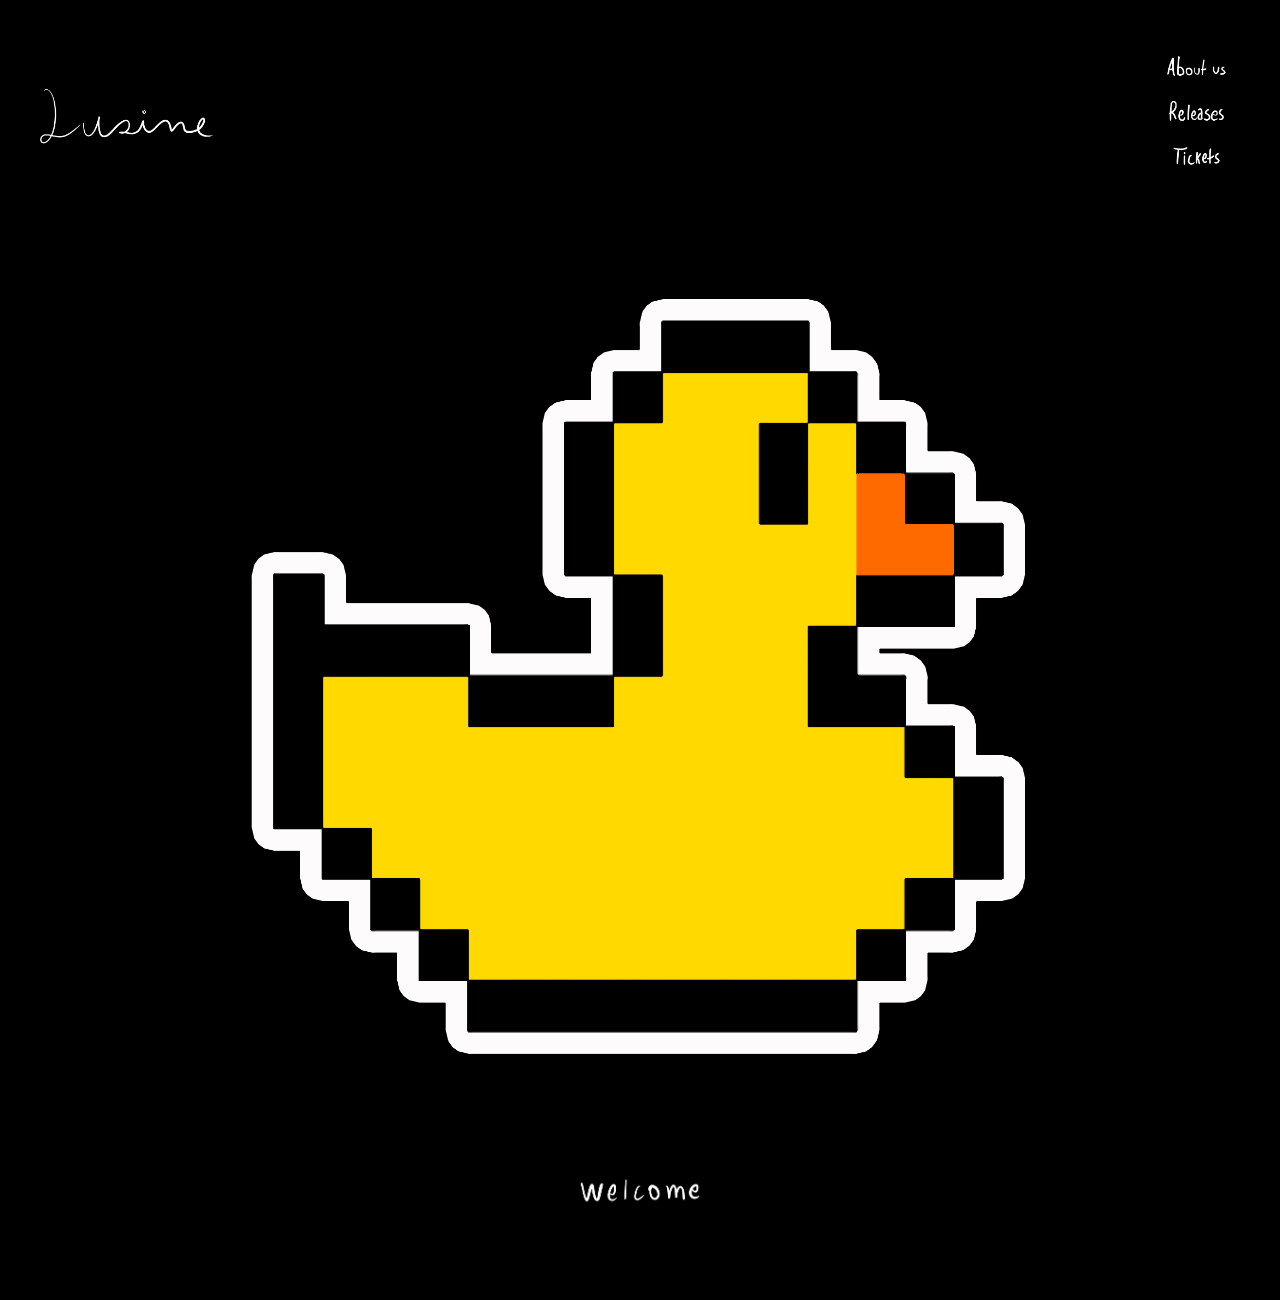
<file: index.html>
<!DOCTYPE html>
<html lang="pt-br">

<head>
    <meta charset="UTF-8">
    <meta name="viewport" content="width=device-width, initial-scale=1.0">
    <link rel="stylesheet" href="https://cdnjs.cloudflare.com/ajax/libs/font-awesome/6.0.0/css/all.min.css">
    <link rel="preconnect" href="https://fonts.googleapis.com">
    <link rel="preconnect" href="https://fonts.googleapis.com">
    <link rel="preconnect" href="https://fonts.gstatic.com" crossorigin>
    <link rel="icon" href="assets/pato_pixel.png" type="image/png">
    <link href="https://fonts.googleapis.com/css2?family=Montserrat:wght@300;400;500&family=Open+Sans:wght@300;400;500&display=swap" rel="stylesheet">
    <link rel="stylesheet" href="styles.css">
    
    <title>l'usine musiq</title>
</head>

<body>
    <div class="container">
        <header>
            <!-- Adicione seu logo aqui -->
            <img src="assets/lusine_logo1.png" alt="Your Music Label Logo" class="logo">

            <nav>
                <ul>
                    <li><a href="about.html"><img src="assets/about_us.png" alt="about us button" class="navbar"></a></li>
                    <li><a href="releases.html"><img src="assets/releases.png" alt="about us button" class="navbar"></a></li>
                    <li><a href="tickets.html"><img src="assets/tickets.png" alt="about us button" class="navbar"></a></li>
                </ul>
            </nav>
        </header>
        <div class="content">
            <!-- Substitua o texto por uma imagem -->
            <img src="assets/pato_pixel.png" alt="Descrição da Imagem" class="responsive-image">
        </div>
        
            <div class="container justify">
                <img src="assets/welcome.png" alt="" class="welcome" >
            </div>
        
            
        
        
    </div>

    
</body>

</html>
</file>
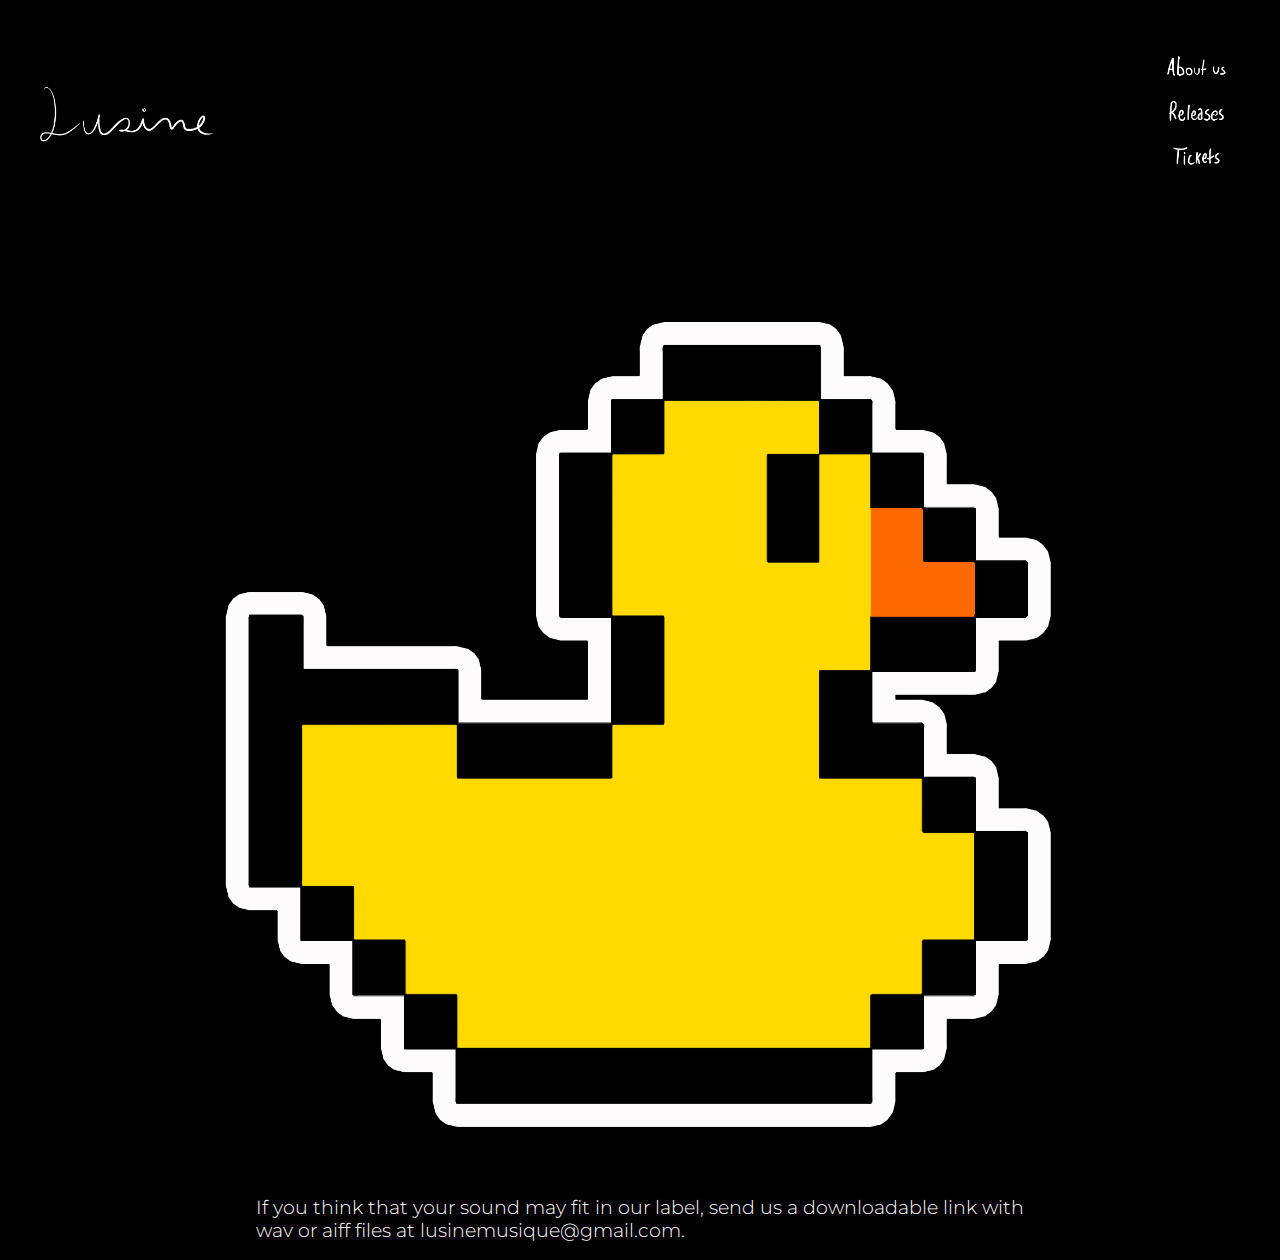
<file: demos.html>
<!DOCTYPE html>
<html lang="pt-br">

<head>
    <meta charset="UTF-8">
    <meta name="viewport" content="width=device-width, initial-scale=1.0">
    <link rel="stylesheet" href="https://cdnjs.cloudflare.com/ajax/libs/font-awesome/6.0.0/css/all.min.css">
    <link rel="preconnect" href="https://fonts.googleapis.com">
    <link rel="preconnect" href="https://fonts.gstatic.com" crossorigin>
    <link rel="icon" href="assets/pato_pixel.png" type="image/png">
    <link href="https://fonts.googleapis.com/css2?family=Montserrat:wght@300;400;500&family=Open+Sans:wght@300;400;500&display=swap" rel="stylesheet">
    <link rel="stylesheet" href="styles.css">
    
    <title>demos - LM</title>
</head>

<body>
    <div class="container">
        <header>
            <!-- Adicione seu logo aqui -->
            <a href="index.html"><img src="assets/lusine_logo1.png" alt="Your Music Label Logo" class="logo"></a>

            <nav>
                <ul>
                    <li><a href="about.html"><img src="assets/about_us.png" alt="about us button" class="navbar"></a></li>
                    <li><a href="releases.html"><img src="assets/releases.png" alt="about us button" class="navbar"></a></li>
                    <li><a href="tickets.html"><img src="assets/tickets.png" alt="about us button" class="navbar"></a></li>
                </ul>
            </nav>
        </header>
    </div>
    <div class="content">
        <!-- Substitua o texto por uma imagem -->
        <img src="assets/pato_pixel.png" alt="Descrição da Imagem" class="responsive-image">
    </div>
    <div>
        <h3>If you think that your sound may fit in our label, send us a downloadable link with wav or aiff files at lusinemusique@gmail.com.</h3>
    </div>
</file>
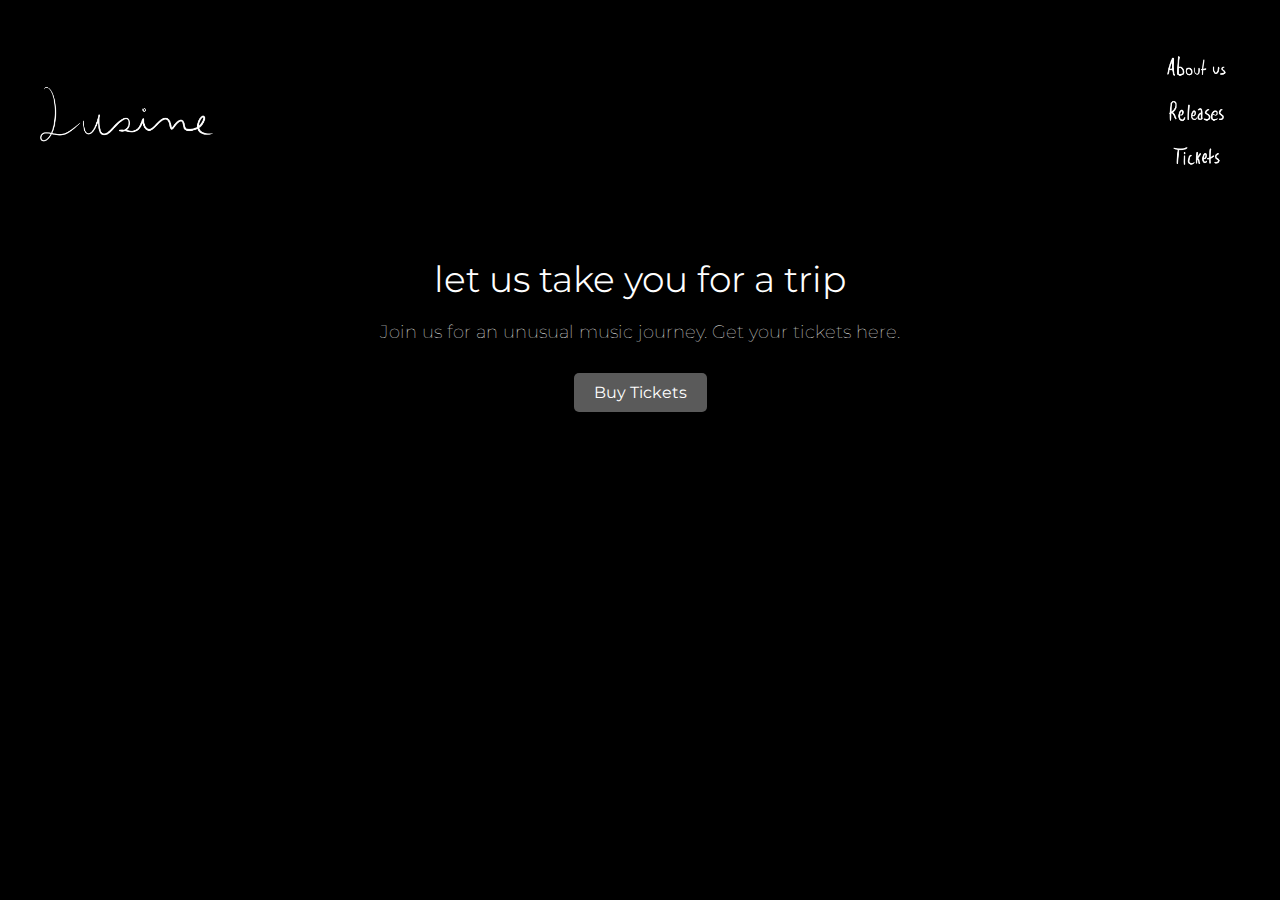
<file: tickets.html>
<!DOCTYPE html>
<html lang="pt-br">

<head>
    <meta charset="UTF-8">
    <meta name="viewport" content="width=device-width, initial-scale=1.0">
    <link rel="stylesheet" href="styles.css">
    <link rel="preconnect" href="https://fonts.googleapis.com">
    <link rel="preconnect" href="https://fonts.gstatic.com" crossorigin>
    <link href="https://fonts.googleapis.com/css2?family=Montserrat:wght@300;400;500&family=Open+Sans:wght@300;400;500&display=swap" rel="stylesheet">
    <link rel="icon" href="assets/pato_pixel.png" type="image/png">   
    <title>tickets - LM</title>
</head>

<body>
    <div class="container">
        <header>
            <!-- Adicione seu logo aqui -->
            <a href="index.html"><img src="assets/lusine_logo1.png" alt="Your Music Label Logo" class="logo"></a>

            <nav>
                <ul>
                    <li><a href="about.html"><img src="assets/about_us.png" alt="about us button" class="navbar"></a></li>
                    <li><a href="releases.html"><img src="assets/releases.png" alt="about us button" class="navbar"></a></li>
                    <li><a href="tickets.html"><img src="assets/tickets.png" alt="about us button" class="navbar"></a></li>
                </ul>
            </nav>
        </header>
        <div class="content">
            <h2>let us take you for a trip</h2>
            <p>Join us for an unusual music journey. Get your tickets here.</p>

            <!-- Botão de Compra de Ingressos -->
            <a href="https://www.sumacrecords.com.br/event-details/lusine-showcase-sammy-nano-e-rods-novaes" target="_blank" class="ticket-button">Buy Tickets</a>
        </div>
    </div>
</body>

</html>
</file>
<file: styles.css>
body {
    margin: 0;
    padding: 0;
    font-family: Arial, sans-serif;
    background-color: #000;
    color: #ffffff;
    font-family: 'Montserrat', sans-serif;

}

.container {
    max-width: 1200px;
    margin: 0 auto;
    padding: 20px;
}

.logo {
    max-width: 100%;
    height: 5rem;
}

.navbar {
    max-width: 100%;
    height: 2.5rem;
}

footer {
    display: flex;
    justify-content: space-between;
    align-items: center;
    padding: 10px 0;
}

.photo-gallery {
    display: grid;
    grid-template-columns: repeat(auto-fill, minmax(200px, 1fr));
    gap: 20px;
}

.photo {
    width: 100%;
    height: auto;
    border-radius: 5px;
}

.justify {
    display: flex;
    justify-content: center;
  
}

header {
    display: flex;
    justify-content: space-between;
    align-items: center;
    padding: 10px 0;
}

.welcome {
    max-width: 300px;
    
}

nav ul {
    list-style: none;
    display: block;
    
}

nav ul li {
    font-size: 18px;
}

nav ul li a {
    text-decoration: none;
    color: #ffffff;
}

.content {
    text-align: center;
    margin-top: 50px;
}

h2 {
    font-size: 36px;
    margin-bottom: 20px;
    font-weight: 350;
}

h3 {
    padding-left: 20%;
    padding-right: 20%;
    font-weight: 300;
}

h4 {
    font-weight: 300;
}

p {
    font-size: 18px;
    margin-bottom: 30px;
    font-weight: 100;
}

/* Redimensione a imagem proporcionalmente à largura da viewport */
.responsive-image {
    max-width: 70%;
    height: auto;
}

.responsive-image-about {
    max-width: 70%;
    height: auto;
    border-radius: 50%;
    transition: filter 0.3s ease;
}


.responsive-image-about:hover {
    filter: blur(5px); /* Adiciona o efeito de blur ao passar o mouse por cima */
}



.fixed-button {
    position: relative;
    bottom: 0;
    width: 100%; /* Faz com que o botão ocupe a largura total da tela */
    text-align: center;
    z-index: 1;
}

.button-image {
    display: block;
    width: 150px; /* Largura da sua imagem */
    height: 50px; /* Altura da sua imagem */
    margin: 0 auto; /* Centraliza a imagem horizontalmente */
    background-image: url('assets/send_demo.png'); /* Substitua pelo caminho para a sua imagem */
    background-size: cover; /* Garante que a imagem cubra todo o botão */
    background-repeat: no-repeat; /* Evita a repetição da imagem */
    text-indent: -9999px; /* Esconde o texto (técnica de substituição de texto) */
}
.fixed-button:hover {
    background-color: #555; /* Cinza mais claro ao passar o mouse */
}

.names-about {
    max-width: 200px;
}

/* Spotify Embed Styles */
iframe {
    width: 100%;
    height: 380px;
    margin-bottom: 20px;
    margin-top: 20px;
}

/* Beatport Button Styles */
.beatport-button {
    display: inline-block;
    padding: 15px 30px;
    background-color: #5a5a5a;
    color: #ffffff;
    text-decoration: none;
    border-radius: 5px;
    font-size: 18px;
    transition: background-color 0.3s ease;
}

.beatport-button:hover {
    background-color: #008000;
}
/* Estilo dos links no hover */
nav ul li a:hover {
    color: #ff6600;
}

/* Estilos para o botão de compra de ingressos */
.ticket-button {
    display: inline-block;
    padding: 10px 20px;
    background-color: #5a5a5a;
    color: #ffffff;
    text-decoration: none;
    border-radius: 5px;
    transition: background-color 0.3s ease;
}

.ticket-button:hover {
    background-color: #008000;
}
</file>
